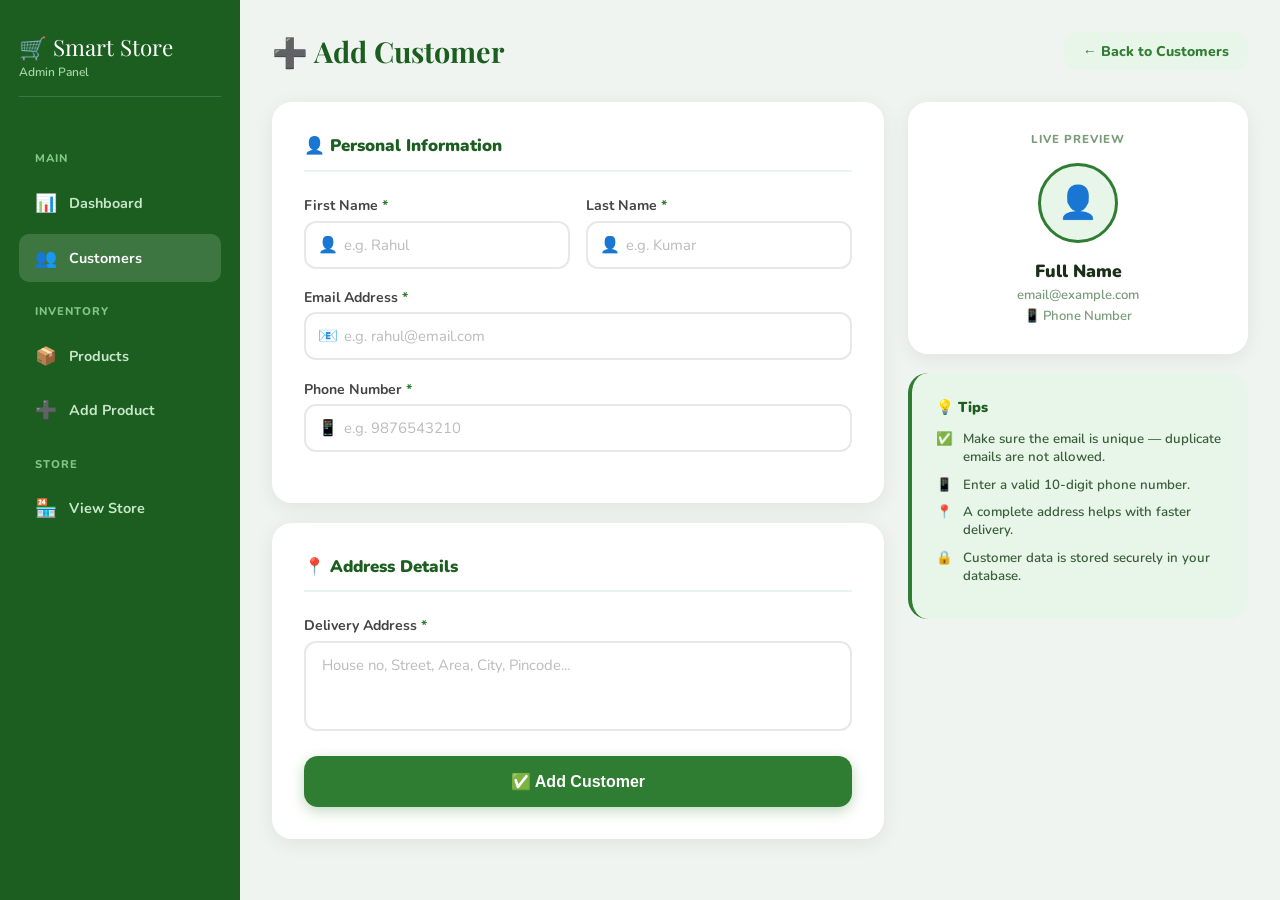
<file: add_customer.html>
<!DOCTYPE html>
<html lang="en">
<head>
  <meta charset="UTF-8"/>
  <meta name="viewport" content="width=device-width, initial-scale=1.0"/>
  <title>Add Customer — Smart Store</title>
  <link href="https://fonts.googleapis.com/css2?family=Nunito:wght@400;600;700;800;900&family=Playfair+Display:wght@700&display=swap" rel="stylesheet"/>
  <style>
    :root {
      --green:      #2e7d32;
      --green-pale: #e8f5e9;
      --green-dark: #1b5e20;
      --bg:         #f0f4f0;
      --card:       #ffffff;
      --text:       #1a2e1a;
      --muted:      #7a9b7a;
    }
    * { margin:0; padding:0; box-sizing:border-box; }
    body { font-family:'Nunito',sans-serif; background:var(--bg); color:var(--text); min-height:100vh; }

    /* LAYOUT */
    .layout { display:flex; min-height:100vh; }

    /* SIDEBAR */
    .sidebar {
      width:240px; background:var(--green-dark); padding:2rem 1.2rem;
      display:flex; flex-direction:column; gap:0.4rem;
      position:fixed; height:100vh; overflow-y:auto;
    }
    .sidebar-logo { font-family:'Playfair Display',serif; color:white; font-size:1.4rem; margin-bottom:2rem; padding-bottom:1rem; border-bottom:1px solid rgba(255,255,255,0.15); }
    .sidebar-logo span { font-size:0.75rem; display:block; color:#a5d6a7; font-family:'Nunito',sans-serif; font-weight:600; margin-top:2px; }
    .nav-section { color:#81c784; font-size:0.7rem; font-weight:800; text-transform:uppercase; letter-spacing:1px; padding:1rem 1rem 0.4rem; }
    .nav-item { display:flex; align-items:center; gap:0.75rem; padding:0.75rem 1rem; border-radius:10px; color:#c8e6c9; text-decoration:none; font-weight:700; font-size:0.9rem; transition:all 0.2s; }
    .nav-item:hover, .nav-item.active { background:rgba(255,255,255,0.15); color:white; }
    .nav-item .icon { font-size:1.1rem; width:22px; text-align:center; }

    /* MAIN */
    .main { margin-left:240px; flex:1; padding:2rem; display:flex; flex-direction:column; }

    /* PAGE HEADER */
    .page-header { display:flex; justify-content:space-between; align-items:center; margin-bottom:2rem; }
    .page-header h1 { font-family:'Playfair Display',serif; font-size:1.8rem; color:var(--green-dark); }
    .btn-back {
      background:var(--green-pale); color:var(--green);
      text-decoration:none; padding:0.6rem 1.2rem;
      border-radius:12px; font-weight:800; font-size:0.88rem;
      display:flex; align-items:center; gap:0.4rem;
      transition:background 0.2s;
    }
    .btn-back:hover { background:#c8e6c9; }

    /* FORM LAYOUT */
    .form-layout {
      display:grid; grid-template-columns:1fr 340px; gap:1.5rem;
      animation:fadeUp 0.4s ease both;
    }
    @keyframes fadeUp { from{opacity:0;transform:translateY(16px)} to{opacity:1;transform:translateY(0)} }

    /* FORM CARD */
    .form-card {
      background:var(--card); border-radius:20px;
      padding:2rem; box-shadow:0 4px 20px rgba(0,0,0,0.07);
    }
    .form-card-title {
      font-weight:900; font-size:1.05rem; color:var(--green-dark);
      margin-bottom:1.5rem; padding-bottom:0.8rem;
      border-bottom:2px solid var(--green-pale);
      display:flex; align-items:center; gap:0.5rem;
    }

    /* FORM FIELDS */
    .form-row { display:grid; grid-template-columns:1fr 1fr; gap:1rem; }
    .field { margin-bottom:1.2rem; }
    .field label {
      display:block; font-weight:700; color:#444;
      margin-bottom:0.35rem; font-size:0.88rem;
    }
    .field label span { color:var(--green); }
    .field input, .field select, .field textarea {
      width:100%; padding:0.75rem 1rem;
      border:2px solid #e8e8e8; border-radius:12px;
      font-family:'Nunito',sans-serif; font-size:0.93rem;
      color:var(--text); background:white;
      outline:none; transition:border 0.2s, box-shadow 0.2s;
    }
    .field input:focus, .field select:focus, .field textarea:focus {
      border-color:var(--green);
      box-shadow:0 0 0 4px rgba(46,125,50,0.1);
    }
    .field input::placeholder, .field textarea::placeholder { color:#bbb; }
    .field textarea { resize:none; height:90px; }

    /* INPUT WITH ICON */
    .input-wrap { position:relative; }
    .input-wrap .input-icon {
      position:absolute; left:0.9rem; top:50%; transform:translateY(-50%);
      font-size:1rem; pointer-events:none;
    }
    .input-wrap input { padding-left:2.4rem; }

    /* SUBMIT BTN */
    .btn-submit {
      width:100%; background:var(--green); color:white;
      border:none; padding:1rem; border-radius:14px;
      font-size:1rem; font-weight:900; cursor:pointer;
      transition:background 0.2s, transform 0.1s;
      display:flex; align-items:center; justify-content:center; gap:0.5rem;
      margin-top:0.5rem; box-shadow:0 4px 14px rgba(46,125,50,0.3);
    }
    .btn-submit:hover  { background:var(--green-dark); }
    .btn-submit:active { transform:scale(0.98); }

    /* SIDE PANEL */
    .side-panel { display:flex; flex-direction:column; gap:1.2rem; }

    /* PREVIEW CARD */
    .preview-card {
      background:var(--card); border-radius:20px;
      padding:1.8rem; box-shadow:0 4px 20px rgba(0,0,0,0.07);
      text-align:center;
    }
    .preview-avatar {
      width:80px; height:80px; border-radius:50%;
      background:var(--green-pale); color:var(--green);
      display:flex; align-items:center; justify-content:center;
      font-size:2rem; font-weight:900; margin:0 auto 1rem;
      border:3px solid var(--green); transition:all 0.2s;
    }
    .preview-name  { font-weight:900; font-size:1.1rem; color:var(--text); min-height:1.5rem; }
    .preview-email { font-size:0.82rem; color:var(--muted); font-weight:600; margin-top:0.2rem; min-height:1rem; }
    .preview-phone { font-size:0.82rem; color:var(--muted); font-weight:600; margin-top:0.2rem; min-height:1rem; }
    .preview-label {
      font-size:0.72rem; font-weight:800; color:var(--muted);
      text-transform:uppercase; letter-spacing:1px; margin-bottom:1rem;
    }

    /* TIPS CARD */
    .tips-card {
      background:var(--green-pale); border-radius:20px;
      padding:1.5rem; border-left:4px solid var(--green);
    }
    .tips-title { font-weight:900; font-size:0.9rem; color:var(--green-dark); margin-bottom:0.8rem; }
    .tip { display:flex; gap:0.6rem; margin-bottom:0.6rem; font-size:0.83rem; color:#3a5f3a; font-weight:600; align-items:flex-start; }
    .tip span { flex-shrink:0; }

    @media(max-width:900px){
      .sidebar{display:none} .main{margin-left:0}
      .form-layout{grid-template-columns:1fr}
      .form-row{grid-template-columns:1fr}
      .side-panel{display:none}
    }
  </style>
</head>
<body>
<div class="layout">

  <!-- SIDEBAR -->
  <aside class="sidebar">
    <div class="sidebar-logo">🛒 Smart Store<span>Admin Panel</span></div>
    <span class="nav-section">Main</span>
    <a href="/admin"     class="nav-item"><span class="icon">📊</span> Dashboard</a>
    <a href="/customers" class="nav-item active"><span class="icon">👥</span> Customers</a>
    <span class="nav-section">Inventory</span>
    <a href="/view_products" class="nav-item"><span class="icon">📦</span> Products</a>
    <a href="/add_product"   class="nav-item"><span class="icon">➕</span> Add Product</a>
    <span class="nav-section">Store</span>
    <a href="/" class="nav-item"><span class="icon">🏪</span> View Store</a>
  </aside>

  <!-- MAIN -->
  <main class="main">

    <div class="page-header">
      <h1>➕ Add Customer</h1>
      <a href="/customers" class="btn-back">← Back to Customers</a>
    </div>

    <div class="form-layout">

      <!-- FORM -->
      <div>
        <form action="/add_customer" method="POST">
          <div class="form-card">
            <div class="form-card-title">👤 Personal Information</div>

            <div class="form-row">
              <div class="field">
                <label>First Name <span>*</span></label>
                <div class="input-wrap">
                  <span class="input-icon">👤</span>
                  <input type="text" name="first_name" id="firstName" placeholder="e.g. Rahul" required/>
                </div>
              </div>
              <div class="field">
                <label>Last Name <span>*</span></label>
                <div class="input-wrap">
                  <span class="input-icon">👤</span>
                  <input type="text" name="last_name" id="lastName" placeholder="e.g. Kumar" required/>
                </div>
              </div>
            </div>

            <div class="field">
              <label>Email Address <span>*</span></label>
              <div class="input-wrap">
                <span class="input-icon">📧</span>
                <input type="email" name="email" id="emailField" placeholder="e.g. rahul@email.com" required/>
              </div>
            </div>

            <div class="field">
              <label>Phone Number <span>*</span></label>
              <div class="input-wrap">
                <span class="input-icon">📱</span>
                <input type="tel" name="phone" id="phoneField" placeholder="e.g. 9876543210" required/>
              </div>
            </div>
          </div>

          <div class="form-card" style="margin-top:1.2rem;">
            <div class="form-card-title">📍 Address Details</div>

            <div class="field">
              <label>Delivery Address <span>*</span></label>
              <textarea name="address" placeholder="House no, Street, Area, City, Pincode..." required></textarea>
            </div>

            <button type="submit" class="btn-submit">
              ✅ Add Customer
            </button>
          </div>
        </form>
      </div>

      <!-- SIDE PANEL -->
      <div class="side-panel">

        <!-- LIVE PREVIEW -->
        <div class="preview-card">
          <div class="preview-label">Live Preview</div>
          <div class="preview-avatar" id="previewAvatar">👤</div>
          <div class="preview-name"  id="previewName">Full Name</div>
          <div class="preview-email" id="previewEmail">email@example.com</div>
          <div class="preview-phone" id="previewPhone">📱 Phone Number</div>
        </div>

        <!-- TIPS -->
        <div class="tips-card">
          <div class="tips-title">💡 Tips</div>
          <div class="tip"><span>✅</span> Make sure the email is unique — duplicate emails are not allowed.</div>
          <div class="tip"><span>📱</span> Enter a valid 10-digit phone number.</div>
          <div class="tip"><span>📍</span> A complete address helps with faster delivery.</div>
          <div class="tip"><span>🔒</span> Customer data is stored securely in your database.</div>
        </div>

      </div>
    </div>

  </main>
</div>

<script>
  // Live preview
  const firstName = document.getElementById('firstName');
  const lastName  = document.getElementById('lastName');
  const emailField = document.getElementById('emailField');
  const phoneField = document.getElementById('phoneField');

  const previewAvatar = document.getElementById('previewAvatar');
  const previewName   = document.getElementById('previewName');
  const previewEmail  = document.getElementById('previewEmail');
  const previewPhone  = document.getElementById('previewPhone');

  function updatePreview() {
    const fn = firstName.value.trim();
    const ln = lastName.value.trim();
    const fullName = (fn + ' ' + ln).trim();

    previewName.textContent  = fullName || 'Full Name';
    previewEmail.textContent = emailField.value.trim() || 'email@example.com';
    previewPhone.textContent = phoneField.value.trim() ? '📱 ' + phoneField.value.trim() : '📱 Phone Number';

    if (fn) {
      previewAvatar.textContent = fn[0].toUpperCase();
      previewAvatar.style.background = '#e8f5e9';
      previewAvatar.style.color = '#2e7d32';
    } else {
      previewAvatar.textContent = '👤';
    }
  }

  firstName.addEventListener('input', updatePreview);
  lastName.addEventListener('input',  updatePreview);
  emailField.addEventListener('input', updatePreview);
  phoneField.addEventListener('input', updatePreview);
</script>
</body>
</html>
</file>
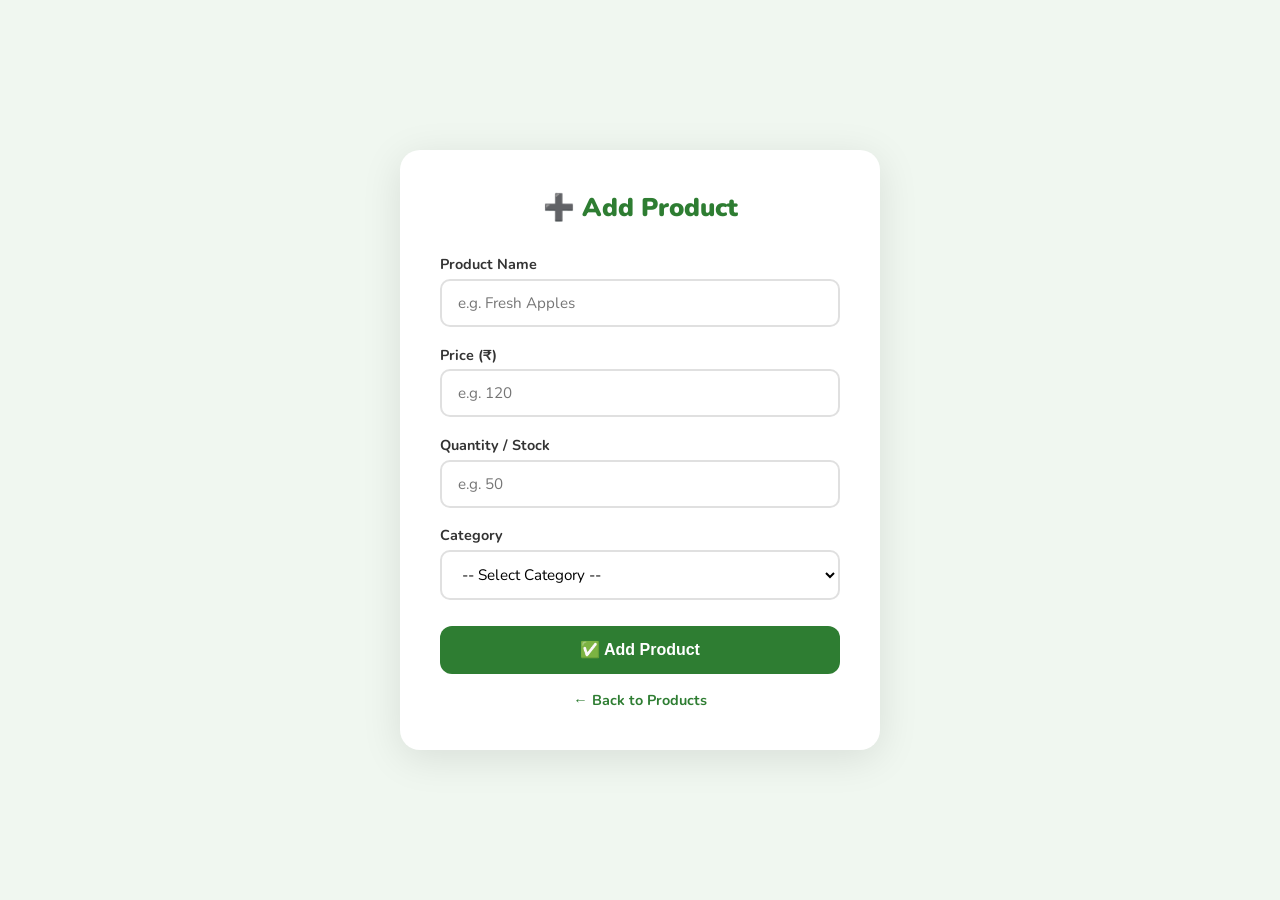
<file: add_product.html>
<!DOCTYPE html>
<html lang="en">
<head>
  <meta charset="UTF-8"/>
  <meta name="viewport" content="width=device-width, initial-scale=1.0"/>
  <title>Add Product — Smart Store</title>
  <link href="https://fonts.googleapis.com/css2?family=Nunito:wght@400;600;700;800&display=swap" rel="stylesheet"/>
  <style>
    * { margin: 0; padding: 0; box-sizing: border-box; }
    body {
      font-family: 'Nunito', sans-serif;
      background: #f0f7f0;
      min-height: 100vh;
      display: flex;
      align-items: center;
      justify-content: center;
      padding: 2rem;
    }
    .card {
      background: white;
      border-radius: 20px;
      padding: 2.5rem;
      width: 100%;
      max-width: 480px;
      box-shadow: 0 8px 40px rgba(0,0,0,0.1);
    }
    h2 {
      font-size: 1.6rem;
      font-weight: 900;
      color: #2e7d32;
      margin-bottom: 1.8rem;
      text-align: center;
    }
    label {
      display: block;
      font-weight: 700;
      color: #333;
      margin-bottom: 0.3rem;
      font-size: 0.9rem;
    }
    input, select {
      width: 100%;
      padding: 0.75rem 1rem;
      border: 2px solid #e0e0e0;
      border-radius: 10px;
      font-family: 'Nunito', sans-serif;
      font-size: 0.95rem;
      margin-bottom: 1.1rem;
      outline: none;
      transition: border 0.2s;
      background: white;
    }
    input:focus, select:focus { border-color: #2e7d32; }
    .btn {
      width: 100%;
      background: #2e7d32;
      color: white;
      border: none;
      padding: 0.9rem;
      border-radius: 12px;
      font-size: 1rem;
      font-weight: 800;
      cursor: pointer;
      transition: background 0.2s;
      margin-top: 0.5rem;
    }
    .btn:hover { background: #1b5e20; }
    .back {
      display: block;
      text-align: center;
      margin-top: 1rem;
      color: #2e7d32;
      font-weight: 700;
      text-decoration: none;
      font-size: 0.9rem;
    }
    .back:hover { text-decoration: underline; }
  </style>
</head>
<body>
<div class="card">
  <h2>➕ Add Product</h2>
  <form action="/add_product" method="POST">

    <label>Product Name</label>
    <input type="text" name="name" placeholder="e.g. Fresh Apples" required/>

    <label>Price (₹)</label>
    <input type="number" name="price" placeholder="e.g. 120" required/>

    <label>Quantity / Stock</label>
    <input type="number" name="quantity" placeholder="e.g. 50" required/>

    <label>Category</label>
    <select name="category" required>
      <option value="">-- Select Category --</option>
      <option value="fruits">🍎 Fruits</option>
      <option value="dairy">🥛 Dairy</option>
      <option value="snacks">🍟 Snacks</option>
      <option value="beverages">🧃 Beverages</option>
      <option value="household">🧹 Household</option>
      <option value="general">🛒 General</option>
    </select>

    <button type="submit" class="btn">✅ Add Product</button>
  </form>
  <a href="/view_products" class="back">← Back to Products</a>
</div>
</body>
</html>
</file>
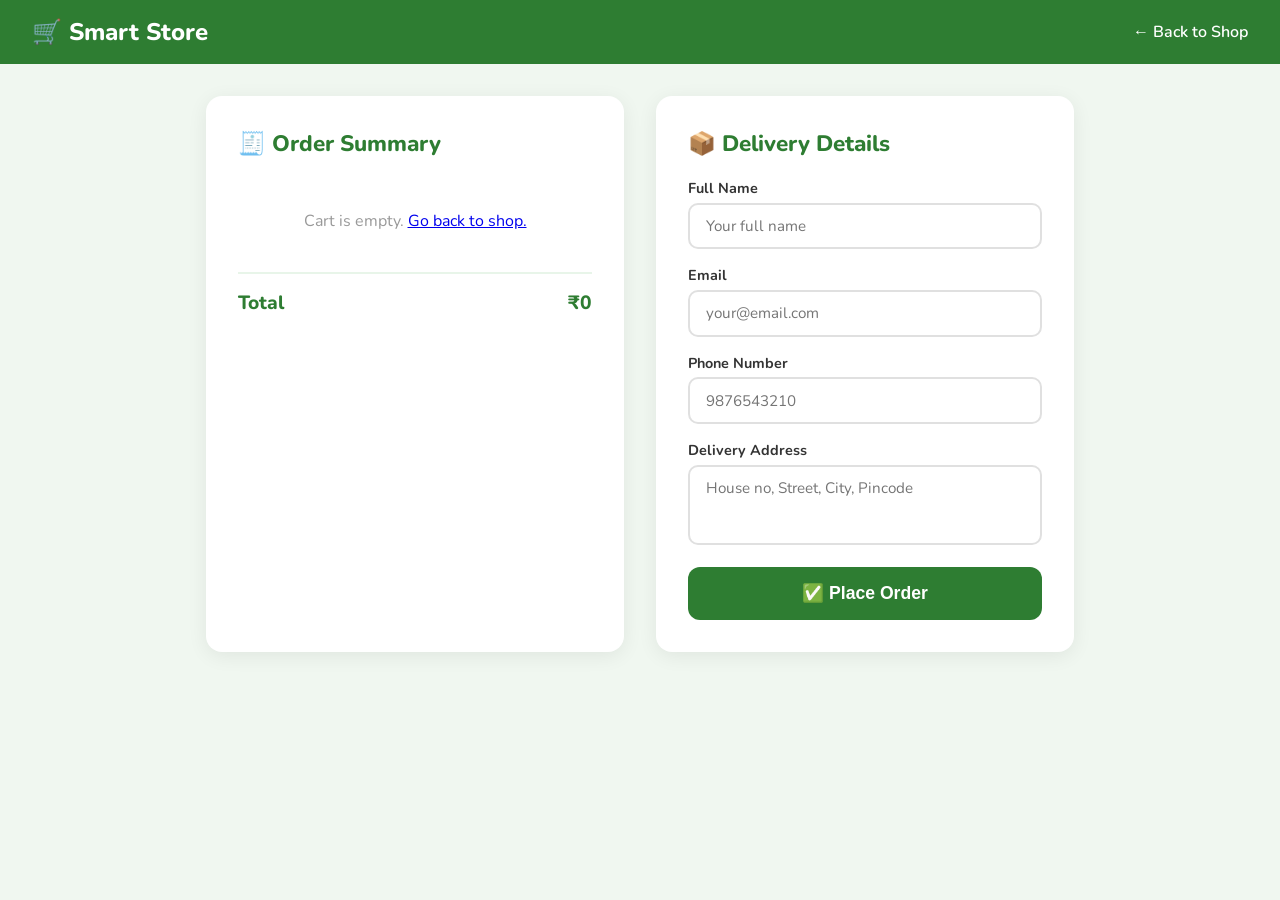
<file: checkout.html>
<!DOCTYPE html>
<html lang="en">
<head>
  <meta charset="UTF-8" />
  <meta name="viewport" content="width=device-width, initial-scale=1.0"/>
  <title>Checkout — Smart Store</title>
  <link href="https://fonts.googleapis.com/css2?family=Nunito:wght@400;600;700;800&display=swap" rel="stylesheet"/>
  <style>
    * { margin: 0; padding: 0; box-sizing: border-box; }
    body { font-family: 'Nunito', sans-serif; background: #f0f7f0; min-height: 100vh; }
    nav { background: #2e7d32; padding: 1rem 2rem; display: flex; align-items: center; justify-content: space-between; }
    nav .logo { color: white; font-size: 1.5rem; font-weight: 800; }
    nav a { color: white; text-decoration: none; font-weight: 600; }
    .page { max-width: 900px; margin: 2rem auto; padding: 0 1rem; display: grid; grid-template-columns: 1fr 1fr; gap: 2rem; }
    h2 { font-size: 1.4rem; font-weight: 800; color: #2e7d32; margin-bottom: 1.2rem; }
    .card { background: white; border-radius: 16px; padding: 2rem; box-shadow: 0 4px 20px rgba(0,0,0,0.07); }
    label { display: block; font-weight: 700; color: #333; margin-bottom: 0.3rem; font-size: 0.9rem; }
    input, textarea { width: 100%; padding: 0.7rem 1rem; border: 2px solid #e0e0e0; border-radius: 10px; font-family: 'Nunito', sans-serif; font-size: 0.95rem; margin-bottom: 1rem; outline: none; transition: border 0.2s; }
    input:focus, textarea:focus { border-color: #2e7d32; }
    textarea { resize: none; height: 80px; }
    .btn-order { width: 100%; background: #2e7d32; color: white; border: none; padding: 1rem; border-radius: 12px; font-size: 1.1rem; font-weight: 800; cursor: pointer; transition: background 0.2s; }
    .btn-order:hover { background: #1b5e20; }
    .summary-item { display: flex; justify-content: space-between; align-items: center; padding: 0.6rem 0; border-bottom: 1px solid #f0f0f0; font-size: 0.95rem; }
    .summary-item .item-name  { font-weight: 700; color: #333; }
    .summary-item .item-price { color: #2e7d32; font-weight: 700; }
    .total-row { display: flex; justify-content: space-between; padding: 1rem 0 0; font-size: 1.2rem; font-weight: 800; color: #2e7d32; border-top: 2px solid #e8f5e9; margin-top: 0.5rem; }
    .empty-cart { text-align: center; color: #999; padding: 2rem; }
    @media (max-width: 640px) { .page { grid-template-columns: 1fr; } }
  </style>
</head>
<body>

<nav>
  <span class="logo">🛒 Smart Store</span>
  <a href="/">← Back to Shop</a>
</nav>

<div class="page">

  <div class="card">
    <h2>🧾 Order Summary</h2>
    <div id="summaryItems"><p class="empty-cart">Your cart is empty.</p></div>
    <div class="total-row">
      <span>Total</span>
      <span id="summaryTotal">₹0</span>
    </div>
  </div>

  <div class="card">
    <h2>📦 Delivery Details</h2>
    <form action="/checkout" method="POST">
      <input type="hidden" name="items" id="hiddenItems"/>
      <input type="hidden" name="total" id="hiddenTotal"/>

      <label>Full Name</label>
      <input type="text" name="customer_name" placeholder="Your full name" required/>

      <label>Email</label>
      <input type="email" name="customer_email" placeholder="your@email.com" required/>

      <label>Phone Number</label>
      <input type="tel" name="phone" placeholder="9876543210" required/>

      <label>Delivery Address</label>
      <textarea name="address" placeholder="House no, Street, City, Pincode" required></textarea>

      <button type="submit" class="btn-order">✅ Place Order</button>
    </form>
  </div>

</div>

<script>
  const cart = JSON.parse(localStorage.getItem('smartstore_cart') || '[]');
  const summaryItems = document.getElementById('summaryItems');
  const summaryTotal = document.getElementById('summaryTotal');
  const hiddenItems  = document.getElementById('hiddenItems');
  const hiddenTotal  = document.getElementById('hiddenTotal');

  if (cart.length === 0) {
    summaryItems.innerHTML = '<p class="empty-cart">Cart is empty. <a href="/">Go back to shop.</a></p>';
  } else {
    let total = 0;
    summaryItems.innerHTML = '';
    cart.forEach(item => {
      total += item.price * item.qty;
      summaryItems.innerHTML += `
        <div class="summary-item">
          <span class="item-name">${item.name} × ${item.qty}</span>
          <span class="item-price">₹${item.price * item.qty}</span>
        </div>`;
    });
    summaryTotal.textContent = '₹' + total;
    hiddenItems.value = JSON.stringify(cart);
    hiddenTotal.value = total;
  }
</script>
</body>
</html>
</file>
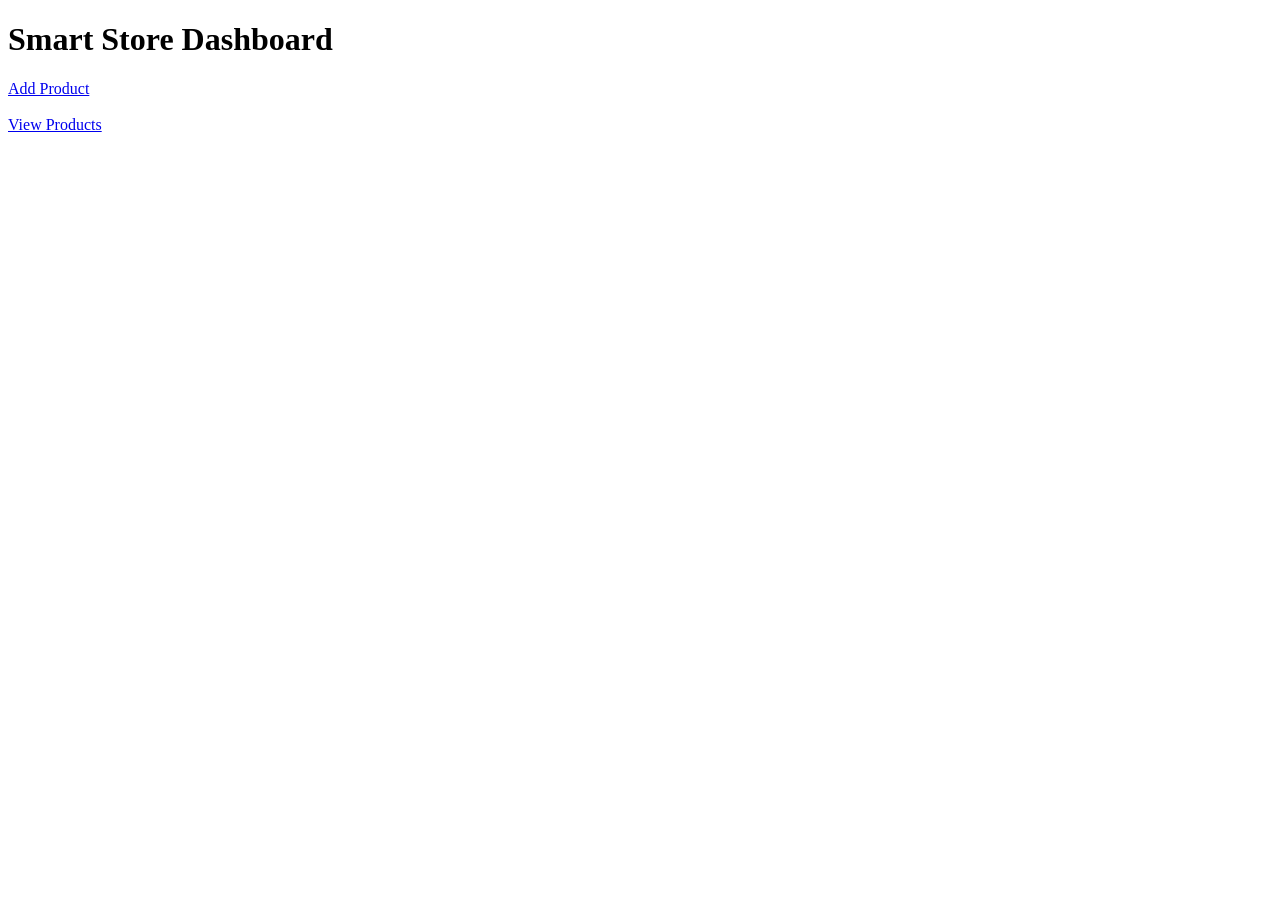
<file: dashboard.html>
<!DOCTYPE html>
<html>
<head>
<title>Dashboard</title>
</head>

<body>

<h1>Smart Store Dashboard</h1>

<a href="/add_product">Add Product</a><br><br>
<a href="/view_products">View Products</a>

</body>
</html>
</file>
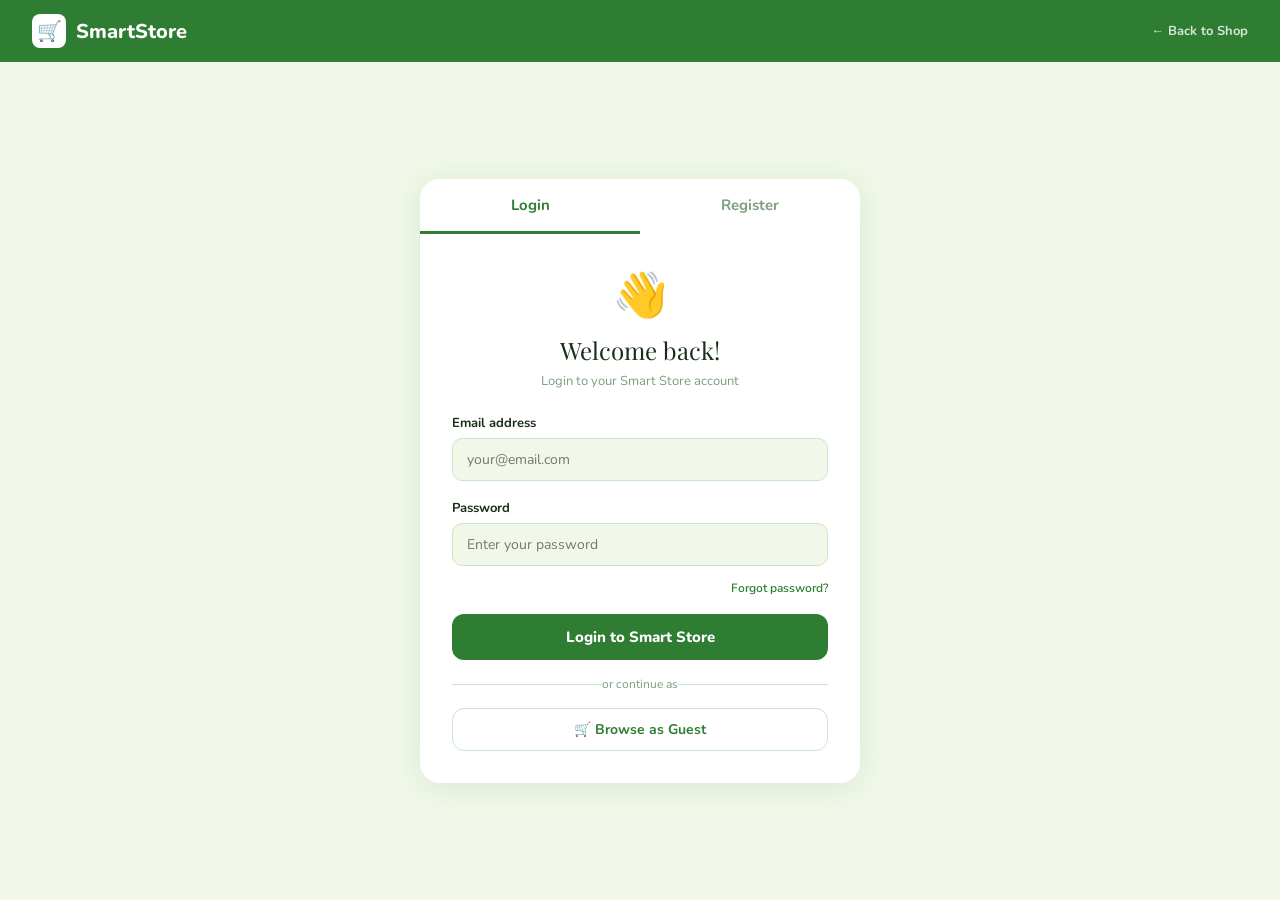
<file: login.html>
<!DOCTYPE html>
<html lang="en">
<head>
<meta charset="UTF-8">
<meta name="viewport" content="width=device-width, initial-scale=1.0">
<title>Smart Store — Login &amp; Register</title>
<link href="https://fonts.googleapis.com/css2?family=Nunito:wght@400;500;600;700;800&family=Playfair+Display:wght@600&display=swap" rel="stylesheet">
<style>
  :root {
    --green-dark: #1B5E20;
    --green-main: #2E7D32;
    --green-light:#E8F5E9;
    --green-pale: #F1F8E9;
    --orange:     #F57C00;
    --text-dark:  #1A2E1A;
    --text-soft:  #7A9E7E;
    --border:     #C8E6C9;
  }
  * { box-sizing: border-box; margin: 0; padding: 0; }
  body {
    font-family: 'Nunito', sans-serif;
    background: var(--green-pale);
    min-height: 100vh;
    display: flex;
    flex-direction: column;
  }

  .topbar {
    background: var(--green-main);
    padding: 14px 2rem;
    display: flex;
    align-items: center;
    justify-content: space-between;
  }
  .brand {
    display: flex; align-items: center; gap: 10px;
    text-decoration: none; color: white;
    font-size: 20px; font-weight: 800;
  }
  .brand-logo {
    width: 34px; height: 34px;
    background: white;
    border-radius: 8px;
    display: flex; align-items: center; justify-content: center;
    font-size: 20px;
  }

  .page-wrap {
    flex: 1;
    display: flex;
    align-items: center;
    justify-content: center;
    padding: 2rem;
  }

  .auth-card {
    background: white;
    border-radius: 20px;
    box-shadow: 0 4px 32px rgba(46,125,50,0.12);
    width: 100%;
    max-width: 440px;
    overflow: hidden;
  }

  .tabs {
    display: flex;
    border-bottom: 2px solid var(--border);
  }
  .tab-btn {
    flex: 1;
    padding: 16px;
    border: none;
    background: white;
    font-family: 'Nunito', sans-serif;
    font-size: 15px;
    font-weight: 700;
    color: var(--text-soft);
    cursor: pointer;
    transition: all 0.2s;
    border-bottom: 3px solid transparent;
    margin-bottom: -2px;
  }
  .tab-btn.active {
    color: var(--green-main);
    border-bottom-color: var(--green-main);
  }

  .form-panel { display: none; padding: 2rem; }
  .form-panel.active { display: block; }

  .form-header { text-align: center; margin-bottom: 1.5rem; }
  .form-icon { font-size: 44px; margin-bottom: 8px; }
  .form-title {
    font-family: 'Playfair Display', serif;
    font-size: 24px;
    color: var(--text-dark);
    margin-bottom: 6px;
  }
  .form-sub { font-size: 13px; color: var(--text-soft); }

  .form-group { margin-bottom: 1.1rem; }
  .form-label {
    display: block;
    font-size: 13px;
    font-weight: 700;
    color: var(--text-dark);
    margin-bottom: 6px;
  }
  .form-input {
    width: 100%;
    padding: 11px 14px;
    border: 1.5px solid var(--border);
    border-radius: 10px;
    font-size: 14px;
    font-family: 'Nunito', sans-serif;
    color: var(--text-dark);
    background: var(--green-pale);
    outline: none;
    transition: border-color 0.2s, background 0.2s;
  }
  .form-input:focus {
    border-color: var(--green-main);
    background: white;
  }

  .form-row { display: grid; grid-template-columns: 1fr 1fr; gap: 12px; }

  .btn-submit {
    width: 100%;
    background: var(--green-main);
    color: white;
    border: none;
    padding: 13px;
    border-radius: 12px;
    font-size: 15px;
    font-weight: 800;
    font-family: 'Nunito', sans-serif;
    cursor: pointer;
    margin-top: 0.5rem;
    transition: background 0.2s;
  }
  .btn-submit:hover { background: var(--green-dark); }

  .divider {
    text-align: center;
    font-size: 12px;
    color: var(--text-soft);
    margin: 1rem 0;
    position: relative;
  }
  .divider::before, .divider::after {
    content: '';
    position: absolute;
    top: 50%;
    width: 40%;
    height: 1px;
    background: var(--border);
  }
  .divider::before { left: 0; }
  .divider::after { right: 0; }

  .btn-guest {
    width: 100%;
    background: white;
    color: var(--green-main);
    border: 1.5px solid var(--border);
    padding: 11px;
    border-radius: 12px;
    font-size: 14px;
    font-weight: 700;
    font-family: 'Nunito', sans-serif;
    cursor: pointer;
    transition: background 0.2s;
    text-decoration: none;
    display: block;
    text-align: center;
  }
  .btn-guest:hover { background: var(--green-pale); }

  .forgot-link {
    text-align: right;
    margin-top: -8px;
    margin-bottom: 8px;
  }
  .forgot-link a {
    font-size: 12px;
    color: var(--green-main);
    text-decoration: none;
    font-weight: 600;
  }

  .terms {
    font-size: 11px;
    color: var(--text-soft);
    text-align: center;
    margin-top: 12px;
    line-height: 1.6;
  }
  .terms a { color: var(--green-main); text-decoration: none; font-weight: 600; }

  .success-msg {
    display: none;
    background: var(--green-light);
    border: 1.5px solid var(--border);
    border-radius: 10px;
    padding: 12px;
    font-size: 13px;
    color: var(--green-dark);
    font-weight: 700;
    text-align: center;
    margin-bottom: 1rem;
  }
</style>
</head>
<body>

<div class="topbar">
  <a class="brand" href="/">
    <div class="brand-logo">🛒</div>
    SmartStore
  </a>
  <a href="/" style="color:rgba(255,255,255,0.8);font-size:13px;font-weight:700;text-decoration:none;">← Back to Shop</a>
</div>

<div class="page-wrap">
  <div class="auth-card">
    <div class="tabs">
      <button class="tab-btn active" onclick="switchTab('login')">Login</button>
      <button class="tab-btn" onclick="switchTab('register')">Register</button>
    </div>

    <!-- LOGIN PANEL -->
    <div class="form-panel active" id="loginPanel">
      <div class="form-header">
        <div class="form-icon">👋</div>
        <div class="form-title">Welcome back!</div>
        <div class="form-sub">Login to your Smart Store account</div>
      </div>

      <div class="success-msg" id="loginSuccess">✅ Login successful! Redirecting...</div>

      <form action="/login" method="POST" onsubmit="handleLogin(event)">
        <div class="form-group">
          <label class="form-label">Email address</label>
          <input class="form-input" type="email" name="email" placeholder="your@email.com" required>
        </div>
        <div class="form-group">
          <label class="form-label">Password</label>
          <input class="form-input" type="password" name="password" placeholder="Enter your password" required>
        </div>
        <div class="forgot-link"><a href="#">Forgot password?</a></div>
        <button class="btn-submit" type="submit">Login to Smart Store</button>
      </form>

      <div class="divider">or continue as</div>
      <a class="btn-guest" href="/">🛒 Browse as Guest</a>
    </div>

    <!-- REGISTER PANEL -->
    <div class="form-panel" id="registerPanel">
      <div class="form-header">
        <div class="form-icon">🌿</div>
        <div class="form-title">Create account</div>
        <div class="form-sub">Join Smart Store and start shopping!</div>
      </div>

      <div class="success-msg" id="registerSuccess">✅ Account created! Please login.</div>

      <form action="/register" method="POST" onsubmit="handleRegister(event)">
        <div class="form-row">
          <div class="form-group">
            <label class="form-label">First name</label>
            <input class="form-input" type="text" name="first_name" placeholder="Ravi" required>
          </div>
          <div class="form-group">
            <label class="form-label">Last name</label>
            <input class="form-input" type="text" name="last_name" placeholder="Kumar" required>
          </div>
        </div>
        <div class="form-group">
          <label class="form-label">Email address</label>
          <input class="form-input" type="email" name="email" placeholder="your@email.com" required>
        </div>
        <div class="form-group">
          <label class="form-label">Phone number</label>
          <input class="form-input" type="tel" name="phone" placeholder="+91 98765 43210" required>
        </div>
        <div class="form-group">
          <label class="form-label">Password</label>
          <input class="form-input" type="password" name="password" placeholder="Create a password" required>
        </div>
        <div class="form-group">
          <label class="form-label">Delivery address</label>
          <input class="form-input" type="text" name="address" placeholder="House no, Street, City" required>
        </div>
        <button class="btn-submit" type="submit">Create My Account</button>
      </form>

      <div class="terms">
        By registering you agree to our <a href="#">Terms of Service</a> and <a href="#">Privacy Policy</a>
      </div>
    </div>

  </div>
</div>

<script>
function switchTab(tab) {
  document.querySelectorAll('.tab-btn').forEach((b,i) => {
    b.classList.toggle('active', (i === 0 && tab === 'login') || (i === 1 && tab === 'register'));
  });
  document.getElementById('loginPanel').classList.toggle('active', tab === 'login');
  document.getElementById('registerPanel').classList.toggle('active', tab === 'register');
}

function handleLogin(e) {
  e.preventDefault();
  document.getElementById('loginSuccess').style.display = 'block';
  setTimeout(() => { window.location.href = '/'; }, 1500);
}

function handleRegister(e) {
  e.preventDefault();
  document.getElementById('registerSuccess').style.display = 'block';
  setTimeout(() => { switchTab('login'); document.getElementById('registerSuccess').style.display='none'; }, 1800);
}
</script>
</body>
</html>
</file>
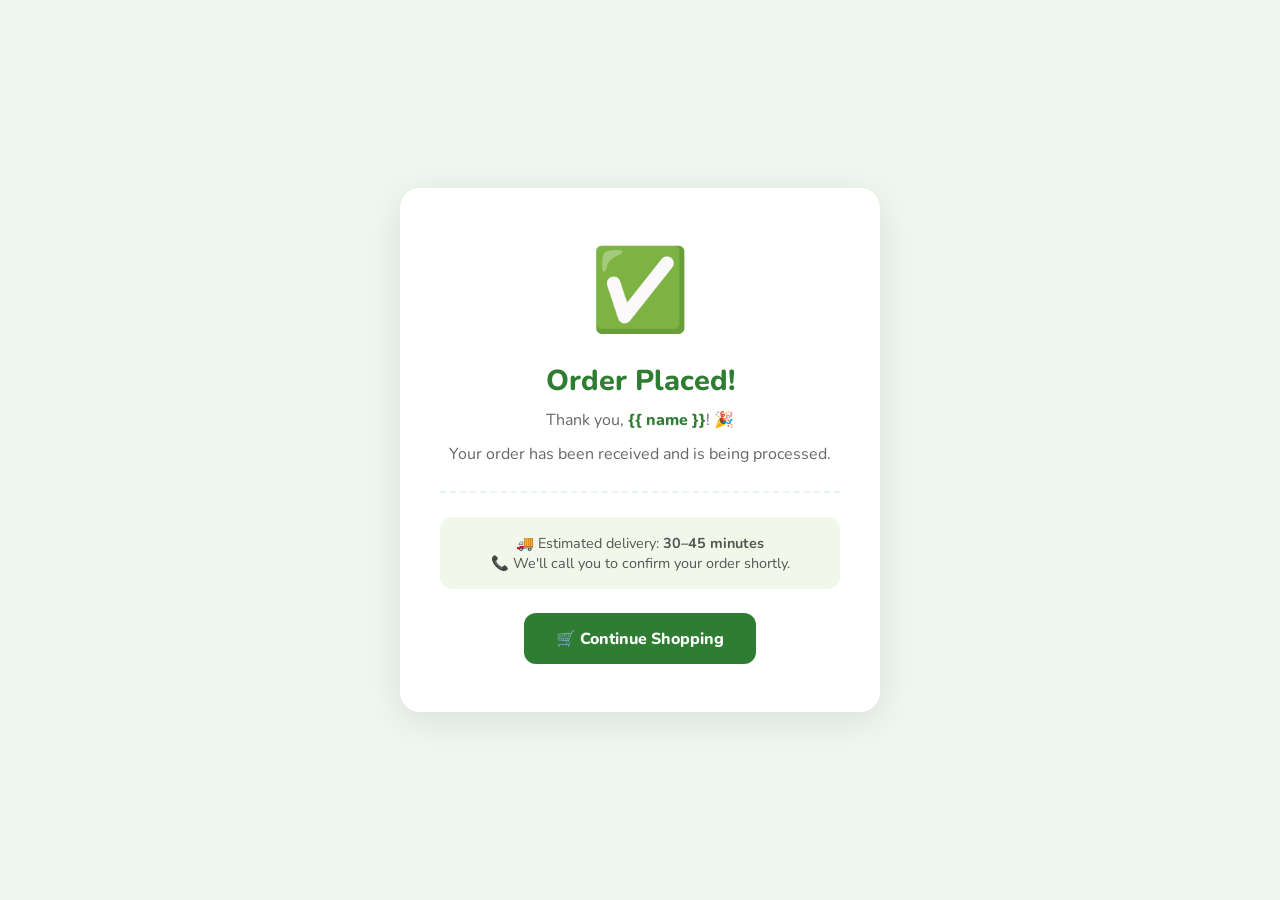
<file: order_success.html>
<!DOCTYPE html>
<html lang="en">
<head>
  <meta charset="UTF-8"/>
  <meta name="viewport" content="width=device-width, initial-scale=1.0"/>
  <title>Order Placed — Smart Store</title>
  <link href="https://fonts.googleapis.com/css2?family=Nunito:wght@400;600;700;800&display=swap" rel="stylesheet"/>
  <style>
    * { margin: 0; padding: 0; box-sizing: border-box; }
    body {
      font-family: 'Nunito', sans-serif;
      background: #f0f7f0;
      min-height: 100vh;
      display: flex;
      align-items: center;
      justify-content: center;
    }

    .card {
      background: white;
      border-radius: 20px;
      padding: 3rem 2.5rem;
      text-align: center;
      box-shadow: 0 8px 40px rgba(0,0,0,0.1);
      max-width: 480px;
      width: 90%;
      animation: popIn 0.5s ease;
    }

    @keyframes popIn {
      from { transform: scale(0.8); opacity: 0; }
      to   { transform: scale(1);   opacity: 1; }
    }

    .tick {
      font-size: 5rem;
      margin-bottom: 1rem;
      animation: bounce 0.6s ease 0.3s both;
    }

    @keyframes bounce {
      0%   { transform: scale(0); }
      60%  { transform: scale(1.2); }
      100% { transform: scale(1); }
    }

    h1 {
      font-size: 1.8rem;
      font-weight: 800;
      color: #2e7d32;
      margin-bottom: 0.5rem;
    }

    p {
      color: #666;
      font-size: 1rem;
      margin-bottom: 0.5rem;
      line-height: 1.6;
    }

    .name {
      color: #2e7d32;
      font-weight: 800;
    }

    .divider {
      border: none;
      border-top: 2px dashed #e8f5e9;
      margin: 1.5rem 0;
    }

    .info-box {
      background: #f1f8e9;
      border-radius: 12px;
      padding: 1rem 1.5rem;
      margin-bottom: 1.5rem;
      font-size: 0.9rem;
      color: #555;
    }

    .btn {
      display: inline-block;
      background: #2e7d32;
      color: white;
      padding: 0.9rem 2rem;
      border-radius: 12px;
      text-decoration: none;
      font-weight: 800;
      font-size: 1rem;
      transition: background 0.2s;
    }
    .btn:hover { background: #1b5e20; }
  </style>
</head>
<body>

<div class="card">
  <div class="tick">✅</div>
  <h1>Order Placed!</h1>
  <p>Thank you, <span class="name">{{ name }}</span>! 🎉</p>
  <p>Your order has been received and is being processed.</p>

  <hr class="divider"/>

  <div class="info-box">
    🚚 Estimated delivery: <strong>30–45 minutes</strong><br/>
    📞 We'll call you to confirm your order shortly.
  </div>

  <a href="/" class="btn">🛒 Continue Shopping</a>
</div>

<script>
  // Clear the cart after successful order
  localStorage.removeItem('smartstore_cart');
</script>

</body>
</html>
</file>
